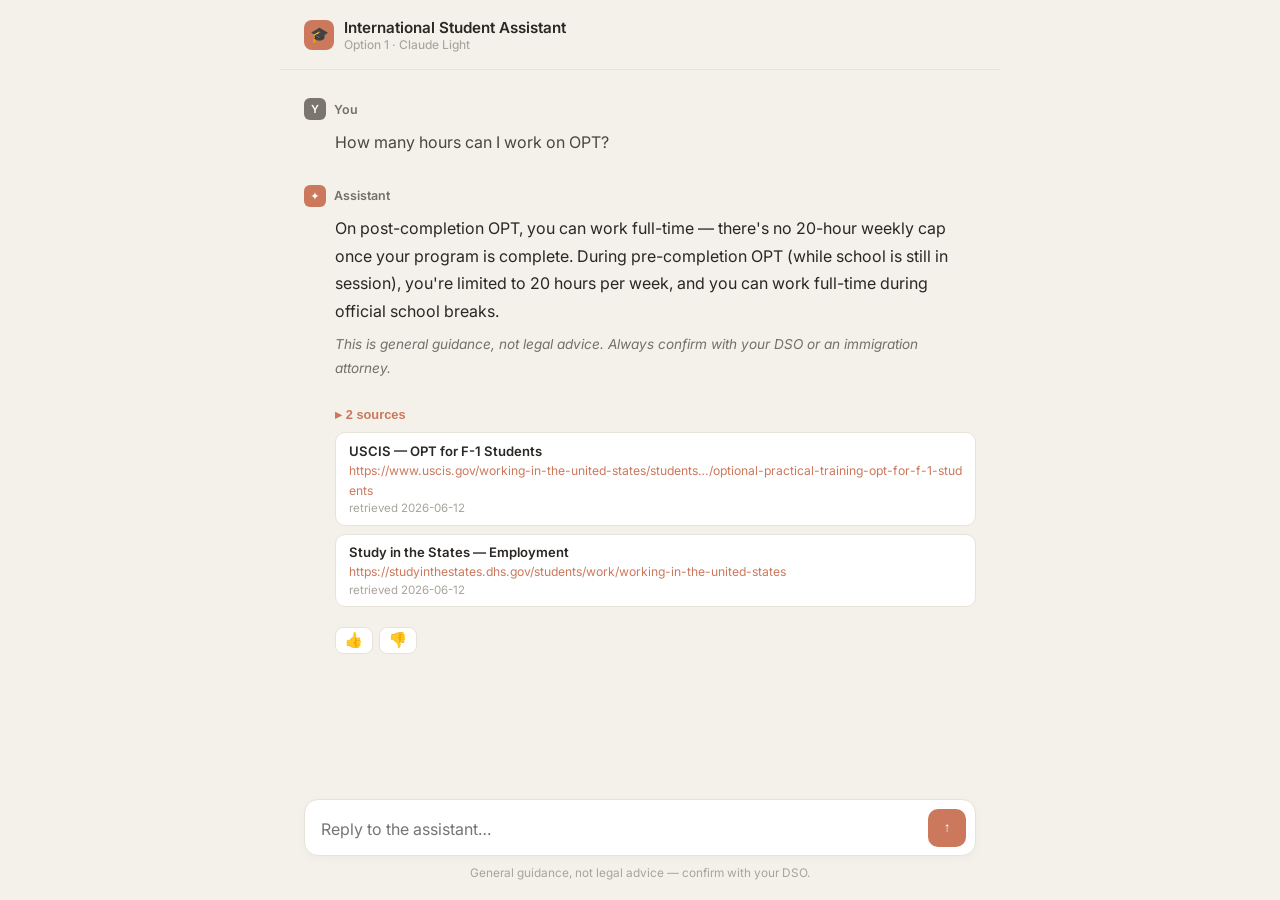
<file: app/static/mockups/option1.html>
<!DOCTYPE html>
<html lang="en">
<head>
<meta charset="UTF-8">
<meta name="viewport" content="width=device-width, initial-scale=1.0">
<title>Option 1 — Claude Light</title>
<link rel="preconnect" href="https://fonts.googleapis.com">
<link rel="preconnect" href="https://fonts.gstatic.com" crossorigin>
<link href="https://fonts.googleapis.com/css2?family=Inter:wght@400;450;500;600;700&display=swap" rel="stylesheet">
<style>
:root{
  --bg:#f3f1ea; --surface:#ffffff; --text:#2a2724; --dim:#73706a;
  --faint:#a8a49c; --accent:#cc785c; --accent-soft:#f5e8e2; --border:#e7e3da;
}
*{box-sizing:border-box;margin:0;padding:0}
html,body{height:100%}
body{font-family:"Inter",system-ui,sans-serif;background:var(--bg);color:var(--text);-webkit-font-smoothing:antialiased}
.app{display:flex;flex-direction:column;height:100vh;max-width:720px;margin:0 auto}
.top{display:flex;align-items:center;gap:.6rem;padding:1.1rem 1.5rem;border-bottom:1px solid var(--border)}
.mark{width:30px;height:30px;border-radius:8px;background:var(--accent);display:grid;place-items:center;color:#fff;font-size:.95rem}
.top h1{font-size:.95rem;font-weight:600}
.top .sub{font-size:.75rem;color:var(--faint);font-weight:450}
.thread{flex:1;overflow-y:auto;padding:1.75rem 1.5rem;display:flex;flex-direction:column;gap:1.75rem}
.turn{display:flex;flex-direction:column;gap:.55rem;animation:rise .4s ease}
.role{display:flex;align-items:center;gap:.5rem;font-size:.78rem;font-weight:600;color:var(--dim)}
.avatar{width:22px;height:22px;border-radius:6px;display:grid;place-items:center;font-size:.7rem;color:#fff}
.avatar.you{background:#7a766e}
.avatar.bot{background:var(--accent)}
.content{font-size:1rem;line-height:1.72;color:var(--text);padding-left:1.95rem}
.user .content{color:#4a4640}
.disc{font-size:.85rem;color:var(--dim);margin-top:.5rem;font-style:italic}
.sources{margin:.85rem 0 0 1.95rem}
.src-toggle{font-size:.8rem;font-weight:600;color:var(--accent);background:none;border:none;cursor:pointer;display:inline-flex;gap:.3rem;align-items:center;padding:0}
.src-list{margin-top:.6rem;display:flex;flex-direction:column;gap:.5rem}
.src{border:1px solid var(--border);background:var(--surface);border-radius:10px;padding:.6rem .8rem}
.src .n{font-size:.82rem;font-weight:600}
.src a{font-size:.76rem;color:var(--accent);text-decoration:none;word-break:break-all}
.src .d{font-size:.72rem;color:var(--faint);margin-top:.15rem}
.fb{margin:.7rem 0 0 1.95rem;display:flex;gap:.4rem}
.fb button{background:var(--surface);border:1px solid var(--border);border-radius:8px;padding:.25rem .55rem;cursor:pointer;font-size:.9rem}
.composer{padding:1rem 1.5rem 1.25rem}
.cbox{display:flex;align-items:flex-end;gap:.5rem;background:var(--surface);border:1px solid var(--border);border-radius:14px;padding:.55rem .55rem .55rem 1rem;box-shadow:0 2px 10px rgba(0,0,0,.03)}
.cbox:focus-within{border-color:var(--accent)}
.cbox input{flex:1;border:none;outline:none;background:none;font-family:inherit;font-size:1rem;color:var(--text);padding:.45rem 0}
.send{width:38px;height:38px;border:none;border-radius:10px;background:var(--accent);color:#fff;cursor:pointer;display:grid;place-items:center}
.tip{text-align:center;font-size:.74rem;color:var(--faint);margin-top:.6rem}
@keyframes rise{from{opacity:0;transform:translateY(6px)}to{opacity:1;transform:none}}
</style>
</head>
<body>
<div class="app">
  <div class="top">
    <div class="mark">🎓</div>
    <div><h1>International Student Assistant</h1><div class="sub">Option 1 · Claude Light</div></div>
  </div>
  <div class="thread">
    <div class="turn user">
      <div class="role"><span class="avatar you">Y</span> You</div>
      <div class="content">How many hours can I work on OPT?</div>
    </div>
    <div class="turn bot">
      <div class="role"><span class="avatar bot">✦</span> Assistant</div>
      <div class="content">On post-completion OPT, you can work full-time — there's no 20-hour weekly cap once your program is complete. During pre-completion OPT (while school is still in session), you're limited to 20 hours per week, and you can work full-time during official school breaks.<div class="disc">This is general guidance, not legal advice. Always confirm with your DSO or an immigration attorney.</div></div>
      <div class="sources">
        <button class="src-toggle" onclick="this.parentNode.querySelector('.src-list').style.display=this.parentNode.querySelector('.src-list').style.display==='flex'?'none':'flex'">▸ 2 sources</button>
        <div class="src-list" style="display:flex">
          <div class="src"><div class="n">USCIS — OPT for F-1 Students</div><a>https://www.uscis.gov/working-in-the-united-states/students…/optional-practical-training-opt-for-f-1-students</a><div class="d">retrieved 2026-06-12</div></div>
          <div class="src"><div class="n">Study in the States — Employment</div><a>https://studyinthestates.dhs.gov/students/work/working-in-the-united-states</a><div class="d">retrieved 2026-06-12</div></div>
        </div>
      </div>
      <div class="fb"><button>👍</button><button>👎</button></div>
    </div>
  </div>
  <div class="composer">
    <div class="cbox"><input placeholder="Reply to the assistant…"><button class="send">↑</button></div>
    <div class="tip">General guidance, not legal advice — confirm with your DSO.</div>
  </div>
</div>
</body>
</html>
</file>
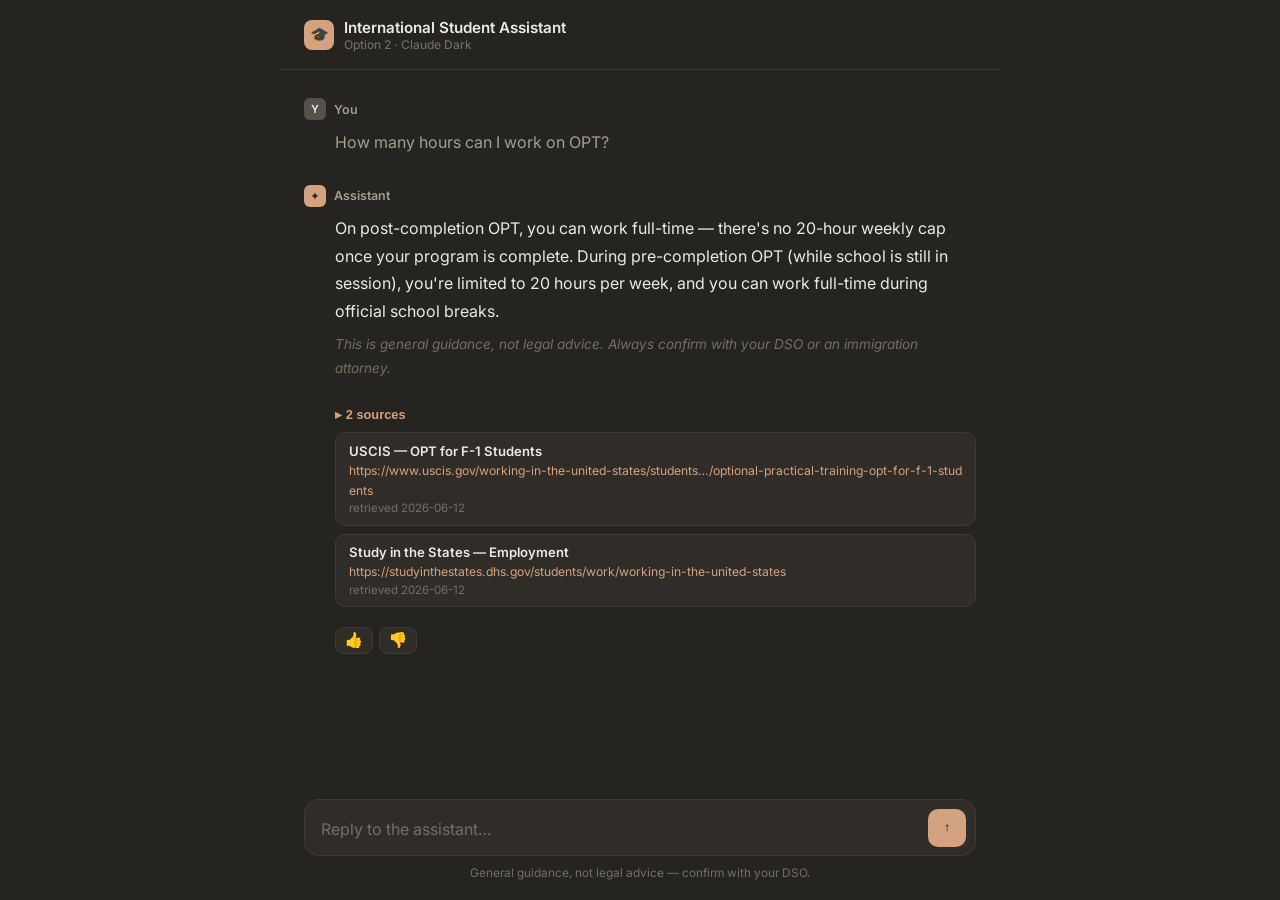
<file: app/static/mockups/option2.html>
<!DOCTYPE html>
<html lang="en">
<head>
<meta charset="UTF-8">
<meta name="viewport" content="width=device-width, initial-scale=1.0">
<title>Option 2 — Claude Dark</title>
<link rel="preconnect" href="https://fonts.googleapis.com">
<link rel="preconnect" href="https://fonts.gstatic.com" crossorigin>
<link href="https://fonts.googleapis.com/css2?family=Inter:wght@400;450;500;600;700&display=swap" rel="stylesheet">
<style>
:root{
  --bg:#262421; --surface:#302d29; --surface2:#383530; --text:#ece9e3; --dim:#a39e95;
  --faint:#736e66; --accent:#d4a27f; --border:#3d3934;
}
*{box-sizing:border-box;margin:0;padding:0}
html,body{height:100%}
body{font-family:"Inter",system-ui,sans-serif;background:var(--bg);color:var(--text);-webkit-font-smoothing:antialiased}
.app{display:flex;flex-direction:column;height:100vh;max-width:720px;margin:0 auto}
.top{display:flex;align-items:center;gap:.6rem;padding:1.1rem 1.5rem;border-bottom:1px solid var(--border)}
.mark{width:30px;height:30px;border-radius:8px;background:var(--accent);display:grid;place-items:center;color:#2a2724;font-size:.95rem}
.top h1{font-size:.95rem;font-weight:600}
.top .sub{font-size:.75rem;color:var(--faint);font-weight:450}
.thread{flex:1;overflow-y:auto;padding:1.75rem 1.5rem;display:flex;flex-direction:column;gap:1.75rem}
.turn{display:flex;flex-direction:column;gap:.55rem;animation:rise .4s ease}
.role{display:flex;align-items:center;gap:.5rem;font-size:.78rem;font-weight:600;color:var(--dim)}
.avatar{width:22px;height:22px;border-radius:6px;display:grid;place-items:center;font-size:.7rem}
.avatar.you{background:#56524b;color:#ece9e3}
.avatar.bot{background:var(--accent);color:#2a2724}
.content{font-size:1rem;line-height:1.72;padding-left:1.95rem}
.user .content{color:var(--dim)}
.disc{font-size:.85rem;color:var(--faint);margin-top:.5rem;font-style:italic}
.sources{margin:.85rem 0 0 1.95rem}
.src-toggle{font-size:.8rem;font-weight:600;color:var(--accent);background:none;border:none;cursor:pointer;display:inline-flex;gap:.3rem;align-items:center;padding:0}
.src-list{margin-top:.6rem;display:flex;flex-direction:column;gap:.5rem}
.src{border:1px solid var(--border);background:var(--surface);border-radius:10px;padding:.6rem .8rem}
.src .n{font-size:.82rem;font-weight:600}
.src a{font-size:.76rem;color:var(--accent);text-decoration:none;word-break:break-all}
.src .d{font-size:.72rem;color:var(--faint);margin-top:.15rem}
.fb{margin:.7rem 0 0 1.95rem;display:flex;gap:.4rem}
.fb button{background:var(--surface);border:1px solid var(--border);border-radius:8px;padding:.25rem .55rem;cursor:pointer;font-size:.9rem;color:var(--text)}
.composer{padding:1rem 1.5rem 1.25rem}
.cbox{display:flex;align-items:flex-end;gap:.5rem;background:var(--surface);border:1px solid var(--border);border-radius:14px;padding:.55rem .55rem .55rem 1rem}
.cbox:focus-within{border-color:var(--accent)}
.cbox input{flex:1;border:none;outline:none;background:none;font-family:inherit;font-size:1rem;color:var(--text);padding:.45rem 0}
.cbox input::placeholder{color:var(--faint)}
.send{width:38px;height:38px;border:none;border-radius:10px;background:var(--accent);color:#2a2724;cursor:pointer;display:grid;place-items:center;font-weight:700}
.tip{text-align:center;font-size:.74rem;color:var(--faint);margin-top:.6rem}
@keyframes rise{from{opacity:0;transform:translateY(6px)}to{opacity:1;transform:none}}
</style>
</head>
<body>
<div class="app">
  <div class="top">
    <div class="mark">🎓</div>
    <div><h1>International Student Assistant</h1><div class="sub">Option 2 · Claude Dark</div></div>
  </div>
  <div class="thread">
    <div class="turn user">
      <div class="role"><span class="avatar you">Y</span> You</div>
      <div class="content">How many hours can I work on OPT?</div>
    </div>
    <div class="turn bot">
      <div class="role"><span class="avatar bot">✦</span> Assistant</div>
      <div class="content">On post-completion OPT, you can work full-time — there's no 20-hour weekly cap once your program is complete. During pre-completion OPT (while school is still in session), you're limited to 20 hours per week, and you can work full-time during official school breaks.<div class="disc">This is general guidance, not legal advice. Always confirm with your DSO or an immigration attorney.</div></div>
      <div class="sources">
        <button class="src-toggle" onclick="this.parentNode.querySelector('.src-list').style.display=this.parentNode.querySelector('.src-list').style.display==='flex'?'none':'flex'">▸ 2 sources</button>
        <div class="src-list" style="display:flex">
          <div class="src"><div class="n">USCIS — OPT for F-1 Students</div><a>https://www.uscis.gov/working-in-the-united-states/students…/optional-practical-training-opt-for-f-1-students</a><div class="d">retrieved 2026-06-12</div></div>
          <div class="src"><div class="n">Study in the States — Employment</div><a>https://studyinthestates.dhs.gov/students/work/working-in-the-united-states</a><div class="d">retrieved 2026-06-12</div></div>
        </div>
      </div>
      <div class="fb"><button>👍</button><button>👎</button></div>
    </div>
  </div>
  <div class="composer">
    <div class="cbox"><input placeholder="Reply to the assistant…"><button class="send">↑</button></div>
    <div class="tip">General guidance, not legal advice — confirm with your DSO.</div>
  </div>
</div>
</body>
</html>
</file>
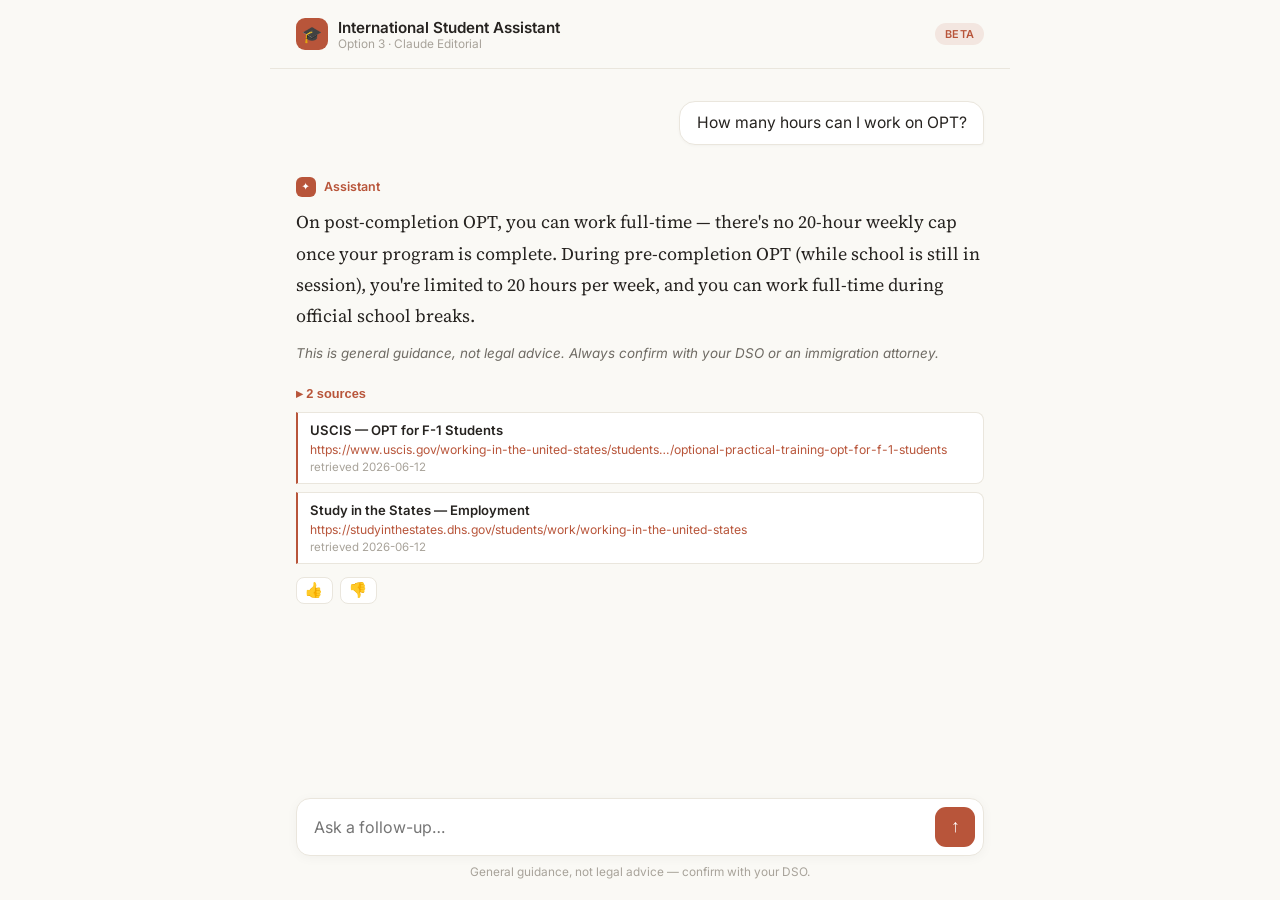
<file: app/static/mockups/option3.html>
<!DOCTYPE html>
<html lang="en">
<head>
<meta charset="UTF-8">
<meta name="viewport" content="width=device-width, initial-scale=1.0">
<title>Option 3 — Claude Editorial</title>
<link rel="preconnect" href="https://fonts.googleapis.com">
<link rel="preconnect" href="https://fonts.gstatic.com" crossorigin>
<link href="https://fonts.googleapis.com/css2?family=Inter:wght@400;500;600;700&family=Source+Serif+4:opsz,wght@8..60,400;8..60,500;8..60,600&display=swap" rel="stylesheet">
<style>
:root{
  --bg:#faf9f5; --surface:#ffffff; --text:#262320; --dim:#6e6a63;
  --faint:#a8a39a; --accent:#b8553a; --accent-soft:#f3e6e0; --border:#eae6dd;
}
*{box-sizing:border-box;margin:0;padding:0}
html,body{height:100%}
body{font-family:"Inter",system-ui,sans-serif;background:var(--bg);color:var(--text);-webkit-font-smoothing:antialiased}
.app{display:flex;flex-direction:column;height:100vh;max-width:740px;margin:0 auto}
.top{display:flex;align-items:center;justify-content:space-between;padding:1.1rem 1.6rem;border-bottom:1px solid var(--border)}
.brand{display:flex;align-items:center;gap:.65rem}
.mark{width:32px;height:32px;border-radius:9px;background:var(--accent);display:grid;place-items:center;color:#fff;font-size:1rem}
.brand h1{font-size:.95rem;font-weight:600}
.brand .sub{font-size:.74rem;color:var(--faint)}
.pill{font-size:.68rem;font-weight:600;text-transform:uppercase;letter-spacing:.5px;color:var(--accent);background:var(--accent-soft);padding:.25rem .6rem;border-radius:999px}
.thread{flex:1;overflow-y:auto;padding:2rem 1.6rem;display:flex;flex-direction:column;gap:2rem}
.turn{animation:rise .4s ease}
.you-msg{display:flex;justify-content:flex-end}
.you-bubble{background:var(--surface);border:1px solid var(--border);border-radius:16px 16px 4px 16px;padding:.7rem 1.05rem;font-size:.98rem;max-width:80%;box-shadow:0 1px 3px rgba(0,0,0,.03)}
.bot-label{display:flex;align-items:center;gap:.5rem;font-size:.78rem;font-weight:600;color:var(--accent);margin-bottom:.6rem}
.bot-label .dot{width:20px;height:20px;border-radius:6px;background:var(--accent);color:#fff;display:grid;place-items:center;font-size:.65rem}
.answer{font-family:"Source Serif 4",Georgia,serif;font-size:1.12rem;line-height:1.75;color:var(--text)}
.disc{font-family:"Inter",sans-serif;font-size:.84rem;color:var(--dim);margin-top:.65rem;font-style:italic}
.sources{margin-top:1rem}
.src-toggle{font-size:.8rem;font-weight:600;color:var(--accent);background:none;border:none;cursor:pointer;display:inline-flex;gap:.3rem;align-items:center;padding:0}
.src-list{margin-top:.65rem;display:flex;flex-direction:column;gap:.5rem}
.src{border-left:2px solid var(--accent);background:var(--surface);border-radius:0 8px 8px 0;padding:.55rem .8rem;border-top:1px solid var(--border);border-right:1px solid var(--border);border-bottom:1px solid var(--border)}
.src .n{font-size:.82rem;font-weight:600}
.src a{font-size:.76rem;color:var(--accent);text-decoration:none;word-break:break-all}
.src .d{font-size:.72rem;color:var(--faint);margin-top:.15rem}
.fb{margin-top:.8rem;display:flex;gap:.4rem}
.fb button{background:var(--surface);border:1px solid var(--border);border-radius:8px;padding:.25rem .55rem;cursor:pointer;font-size:.9rem}
.composer{padding:1rem 1.6rem 1.3rem}
.cbox{display:flex;align-items:center;gap:.5rem;background:var(--surface);border:1px solid var(--border);border-radius:14px;padding:.5rem .5rem .5rem 1.1rem;box-shadow:0 2px 12px rgba(0,0,0,.04)}
.cbox:focus-within{border-color:var(--accent)}
.cbox input{flex:1;border:none;outline:none;background:none;font-family:inherit;font-size:1rem;color:var(--text);padding:.5rem 0}
.send{width:40px;height:40px;border:none;border-radius:11px;background:var(--accent);color:#fff;cursor:pointer;display:grid;place-items:center;font-size:1.1rem}
.tip{text-align:center;font-size:.74rem;color:var(--faint);margin-top:.6rem}
@keyframes rise{from{opacity:0;transform:translateY(6px)}to{opacity:1;transform:none}}
</style>
</head>
<body>
<div class="app">
  <div class="top">
    <div class="brand"><div class="mark">🎓</div><div><h1>International Student Assistant</h1><div class="sub">Option 3 · Claude Editorial</div></div></div>
    <span class="pill">Beta</span>
  </div>
  <div class="thread">
    <div class="turn">
      <div class="you-msg"><div class="you-bubble">How many hours can I work on OPT?</div></div>
    </div>
    <div class="turn">
      <div class="bot-label"><span class="dot">✦</span> Assistant</div>
      <div class="answer">On post-completion OPT, you can work full-time — there's no 20-hour weekly cap once your program is complete. During pre-completion OPT (while school is still in session), you're limited to 20 hours per week, and you can work full-time during official school breaks.
        <div class="disc">This is general guidance, not legal advice. Always confirm with your DSO or an immigration attorney.</div>
      </div>
      <div class="sources">
        <button class="src-toggle" onclick="this.parentNode.querySelector('.src-list').style.display=this.parentNode.querySelector('.src-list').style.display==='flex'?'none':'flex'">▸ 2 sources</button>
        <div class="src-list" style="display:flex">
          <div class="src"><div class="n">USCIS — OPT for F-1 Students</div><a>https://www.uscis.gov/working-in-the-united-states/students…/optional-practical-training-opt-for-f-1-students</a><div class="d">retrieved 2026-06-12</div></div>
          <div class="src"><div class="n">Study in the States — Employment</div><a>https://studyinthestates.dhs.gov/students/work/working-in-the-united-states</a><div class="d">retrieved 2026-06-12</div></div>
        </div>
      </div>
      <div class="fb"><button>👍</button><button>👎</button></div>
    </div>
  </div>
  <div class="composer">
    <div class="cbox"><input placeholder="Ask a follow-up…"><button class="send">↑</button></div>
    <div class="tip">General guidance, not legal advice — confirm with your DSO.</div>
  </div>
</div>
</body>
</html>
</file>
